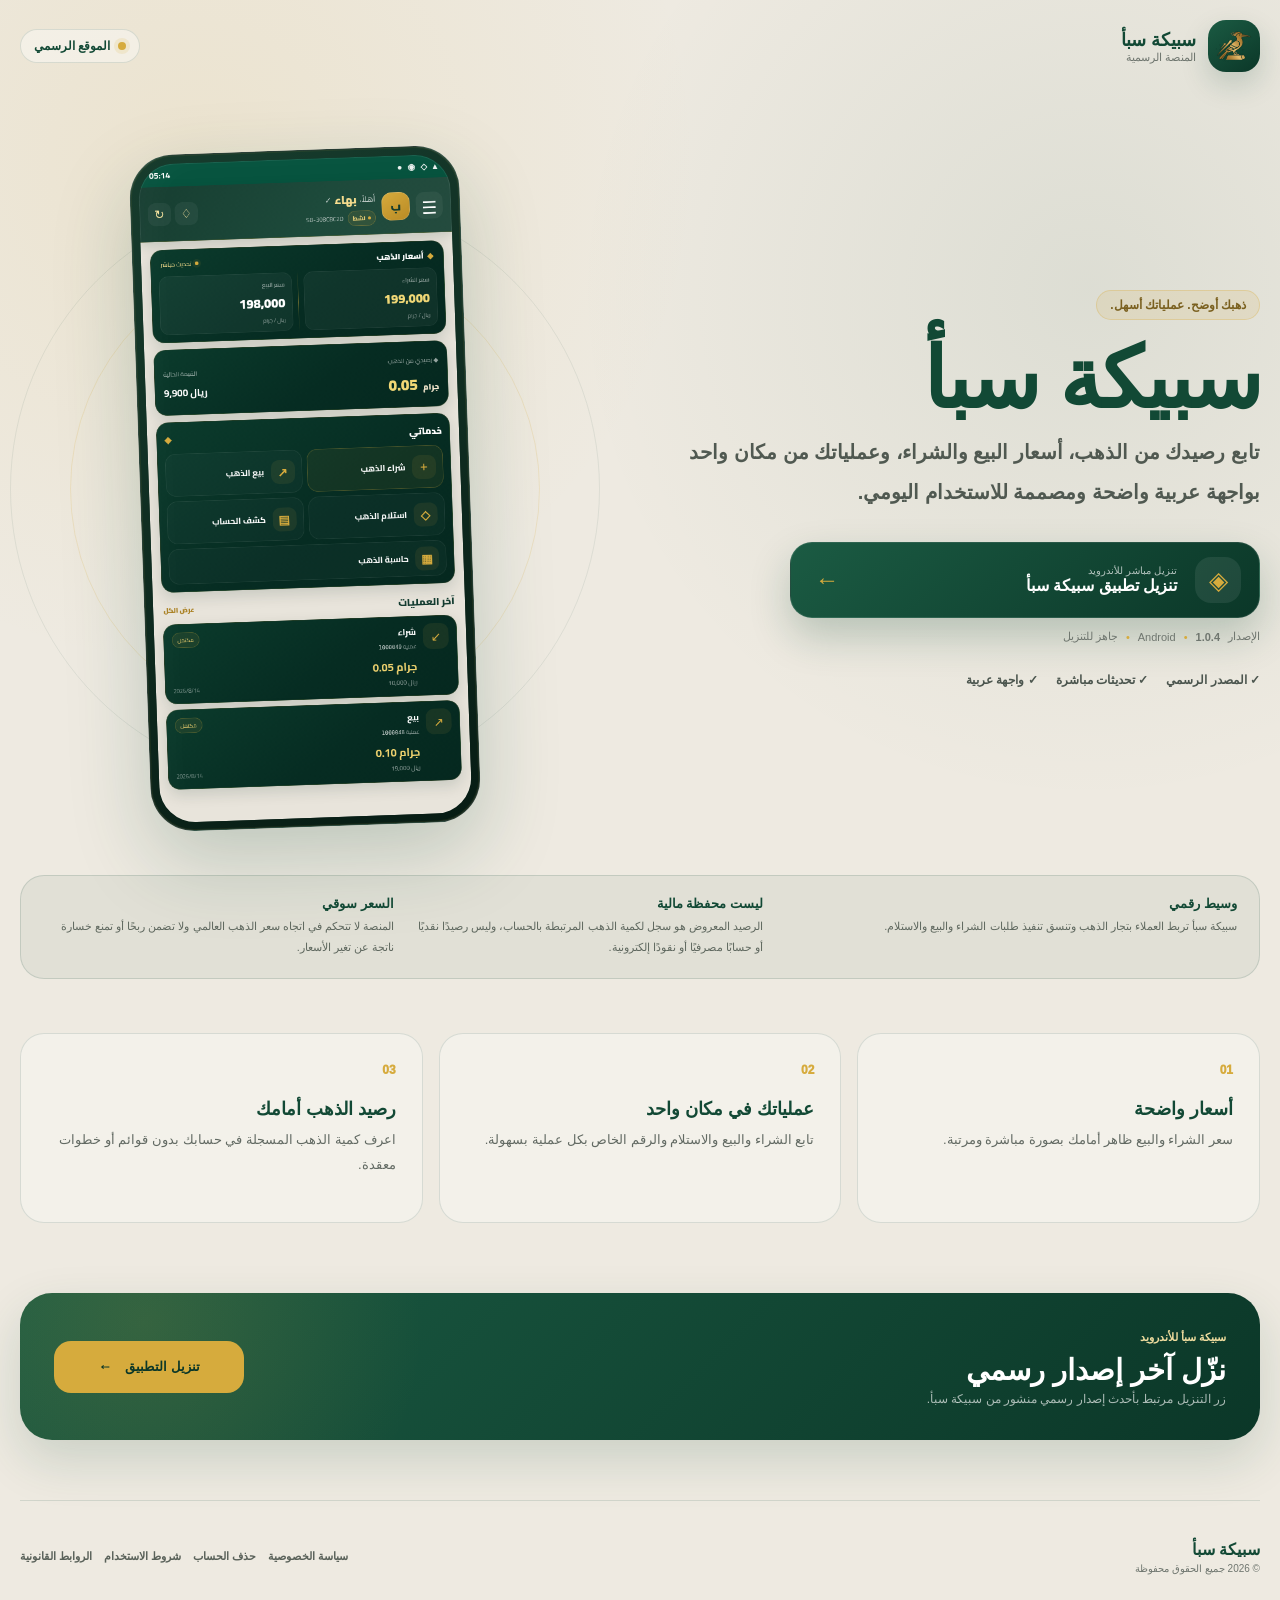
<file: index.html>
<!doctype html>
<html lang="ar" dir="rtl">
<head>
  <meta charset="utf-8">
  <meta name="viewport" content="width=device-width,initial-scale=1,viewport-fit=cover">
  <meta name="theme-color" content="#124935">
  <meta name="description" content="الموقع الرسمي لتنزيل تطبيق سبيكة سبأ للأندرويد والوصول إلى سياسة الخصوصية وشروط الاستخدام وحذف الحساب.">
  <title>سبيكة سبأ | الموقع الرسمي</title>
  <link rel="stylesheet" href="assets/css/styles.css">
  <link rel="stylesheet" href="assets/css/legal.css">
</head>
<body>
<div class="shell">
  <header>
    <a class="brand" href="./">
      <span class="logo">
        <img id="logo" src="assets/images/logo.png" alt="شعار سبيكة سبأ">
        <b id="logoFallback">س</b>
      </span>
      <span><strong>سبيكة سبأ</strong><small>المنصة الرسمية</small></span>
    </a>
    <div class="official"><i></i> الموقع الرسمي</div>
  </header>

  <main>
    <section class="hero">
      <div class="copy">
        <span class="eyebrow">ذهبك أوضح. عملياتك أسهل.</span>
        <h1>سبيكة سبأ</h1>
        <p>تابع رصيدك من الذهب، أسعار البيع والشراء، وعملياتك من مكان واحد بواجهة عربية واضحة ومصممة للاستخدام اليومي.</p>

        <a id="download" class="download disabled" href="#">
          <span class="android">◈</span>
          <span><small>تنزيل مباشر للأندرويد</small><strong>تنزيل تطبيق سبيكة سبأ</strong></span>
          <em>←</em>
        </a>

        <div class="meta">
          الإصدار <b id="version">—</b>
          <span>•</span> Android
          <span>•</span> <span id="status">رابط التنزيل قيد التجهيز</span>
        </div>

        <div class="trust">
          <span>✓ المصدر الرسمي</span>
          <span>✓ تحديثات مباشرة</span>
          <span>✓ واجهة عربية</span>
        </div>
      </div>

      <div class="visual">
        <div class="ring r1"></div>
        <div class="ring r2"></div>
        <div class="phone phone-real" aria-label="واجهة تطبيق سبيكة سبأ الحقيقية">
          <div class="real-screen">
            <img src="assets/images/app-home-real.png" alt="الشاشة الرئيسية لتطبيق سبيكة سبأ">
          </div>
        </div>
      </div>
    </section>

    <section class="role-note" aria-label="طبيعة خدمة سبيكة سبأ">
      <div><b>وسيط رقمي</b><span>سبيكة سبأ تربط العملاء بتجار الذهب وتنسق تنفيذ طلبات الشراء والبيع والاستلام.</span></div>
      <div><b>ليست محفظة مالية</b><span>الرصيد المعروض هو سجل لكمية الذهب المرتبطة بالحساب، وليس رصيدًا نقديًا أو حسابًا مصرفيًا أو نقودًا إلكترونية.</span></div>
      <div><b>السعر سوقي</b><span>المنصة لا تتحكم في اتجاه سعر الذهب العالمي ولا تضمن ربحًا أو تمنع خسارة ناتجة عن تغير الأسعار.</span></div>
    </section>

    <section class="features">
      <article><span>01</span><h2>أسعار واضحة</h2><p>سعر الشراء والبيع ظاهر أمامك بصورة مباشرة ومرتبة.</p></article>
      <article><span>02</span><h2>عملياتك في مكان واحد</h2><p>تابع الشراء والبيع والاستلام والرقم الخاص بكل عملية بسهولة.</p></article>
      <article><span>03</span><h2>رصيد الذهب أمامك</h2><p>اعرف كمية الذهب المسجلة في حسابك بدون قوائم أو خطوات معقدة.</p></article>
    </section>

    <section class="cta">
      <div>
        <small>سبيكة سبأ للأندرويد</small>
        <h2>نزّل آخر إصدار رسمي</h2>
        <p>زر التنزيل مرتبط بأحدث إصدار رسمي منشور من سبيكة سبأ.</p>
      </div>
      <a id="download2" class="secondary disabled" href="#">تنزيل التطبيق <span>←</span></a>
    </section>
  </main>

  <footer>
    <div>
      <strong>سبيكة سبأ</strong>
      <small>© <span id="year"></span> جميع الحقوق محفوظة</small>
    </div>
    <nav>
      <a href="privacy/">سياسة الخصوصية</a>
      <a href="delete-account/">حذف الحساب</a>
      <a href="terms/">شروط الاستخدام</a>
      <a href="legal/">الروابط القانونية</a>
    </nav>
  </footer>
</div>

<script src="assets/js/config.js"></script>
<script src="assets/js/app.js"></script>
</body>
</html>
</file>
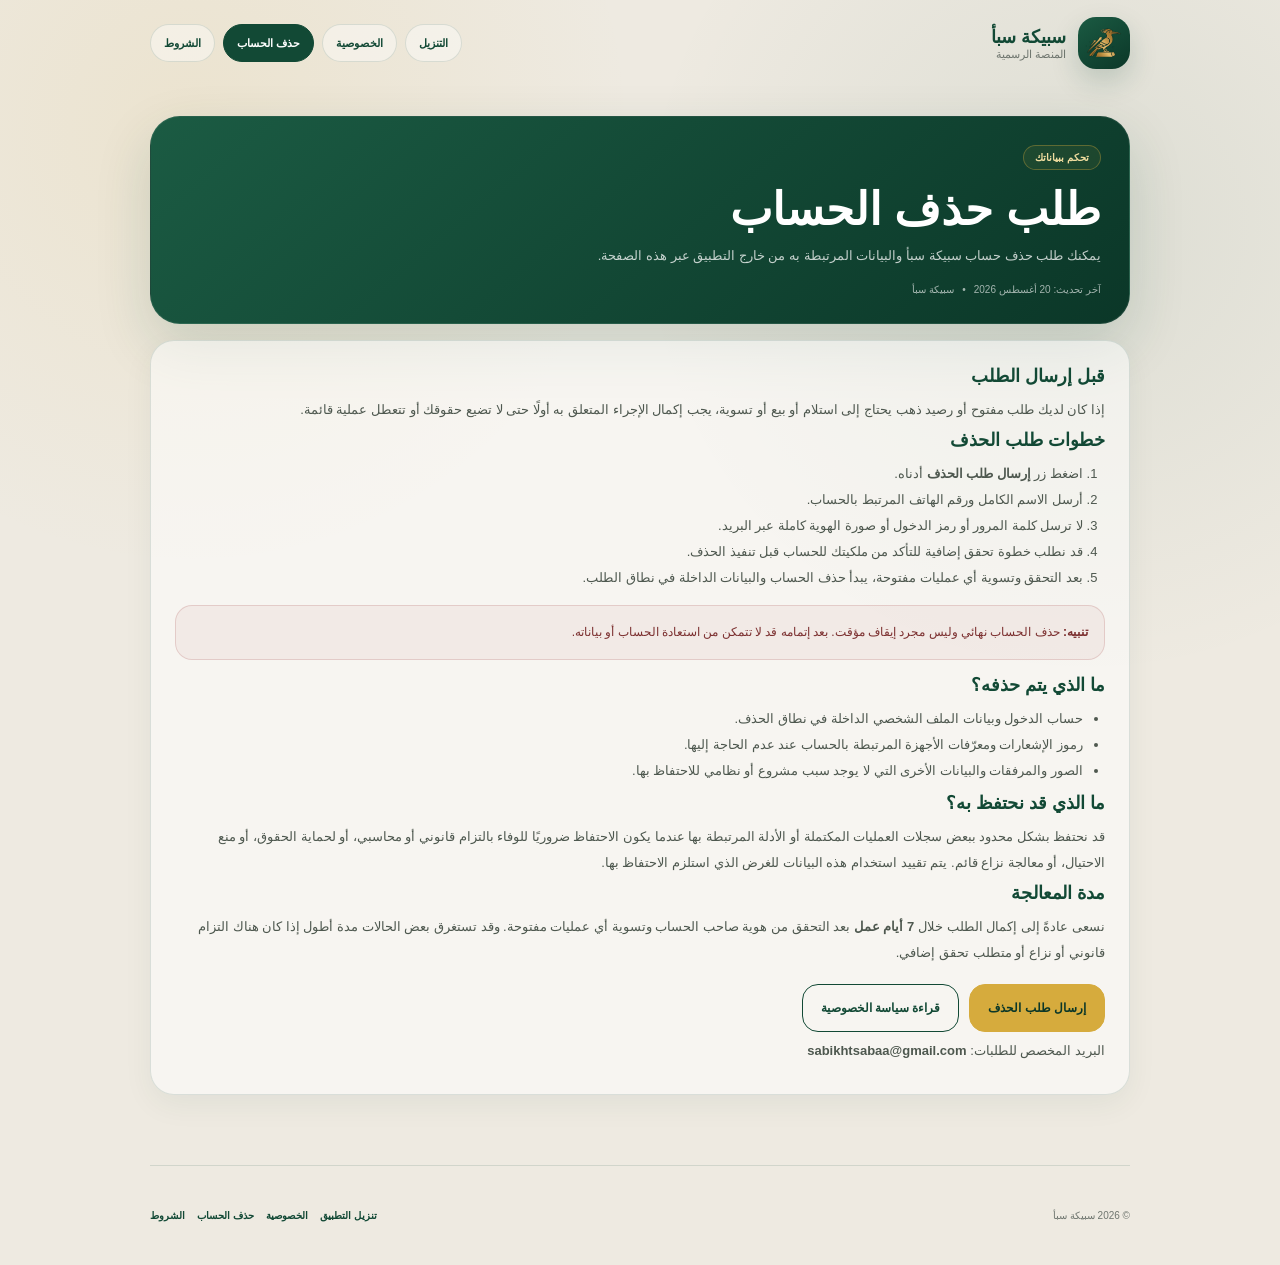
<file: delete-account/index.html>
<!doctype html>
<html lang="ar" dir="rtl">
<head>
  <meta charset="utf-8">
  <meta name="viewport" content="width=device-width,initial-scale=1,viewport-fit=cover">
  <meta name="theme-color" content="#124935">
  <meta name="description" content="صفحة طلب حذف حساب سبيكة سبأ والبيانات المرتبطة به.">
  <title>حذف الحساب | سبيكة سبأ</title>
  <link rel="stylesheet" href="../assets/css/styles.css">
  <link rel="stylesheet" href="../assets/css/legal.css">
</head>
<body>
<div class="legal-shell">
  <div class="legal-header">
    <a class="brand" href="../">
      <span class="logo"><img id="logo" src="../assets/images/logo.png" alt="شعار سبيكة سبأ"><b id="logoFallback">س</b></span>
      <span><strong>سبيكة سبأ</strong><small>المنصة الرسمية</small></span>
    </a>
    <nav class="legal-nav"><a href="../" class="">التنزيل</a><a href="../privacy/" class="">الخصوصية</a><a href="../delete-account/" class="active">حذف الحساب</a><a href="../terms/" class="">الشروط</a></nav>
  </div>

<main class="legal-main">
  <section class="legal-hero">
    <span class="legal-kicker">تحكم ببياناتك</span>
    <h1>طلب حذف الحساب</h1>
    <p>يمكنك طلب حذف حساب سبيكة سبأ والبيانات المرتبطة به من خارج التطبيق عبر هذه الصفحة.</p>
    <div class="legal-meta"><span>آخر تحديث: 20 أغسطس 2026</span><span>•</span><span>سبيكة سبأ</span></div>
  </section>

  <section class="legal-card">
    <h2>قبل إرسال الطلب</h2>
    <p>إذا كان لديك طلب مفتوح أو رصيد ذهب يحتاج إلى استلام أو بيع أو تسوية، يجب إكمال الإجراء المتعلق به أولًا حتى لا تضيع حقوقك أو تتعطل عملية قائمة.</p>

    <h2>خطوات طلب الحذف</h2>
    <ol>
      <li>اضغط زر <b>إرسال طلب الحذف</b> أدناه.</li>
      <li>أرسل الاسم الكامل ورقم الهاتف المرتبط بالحساب.</li>
      <li>لا ترسل كلمة المرور أو رمز الدخول أو صورة الهوية كاملة عبر البريد.</li>
      <li>قد نطلب خطوة تحقق إضافية للتأكد من ملكيتك للحساب قبل تنفيذ الحذف.</li>
      <li>بعد التحقق وتسوية أي عمليات مفتوحة، يبدأ حذف الحساب والبيانات الداخلة في نطاق الطلب.</li>
    </ol>

    <div class="legal-note danger"><b>تنبيه:</b> حذف الحساب نهائي وليس مجرد إيقاف مؤقت. بعد إتمامه قد لا تتمكن من استعادة الحساب أو بياناته.</div>

    <h2>ما الذي يتم حذفه؟</h2>
    <ul>
      <li>حساب الدخول وبيانات الملف الشخصي الداخلة في نطاق الحذف.</li>
      <li>رموز الإشعارات ومعرّفات الأجهزة المرتبطة بالحساب عند عدم الحاجة إليها.</li>
      <li>الصور والمرفقات والبيانات الأخرى التي لا يوجد سبب مشروع أو نظامي للاحتفاظ بها.</li>
    </ul>

    <h2>ما الذي قد نحتفظ به؟</h2>
    <p>قد نحتفظ بشكل محدود ببعض سجلات العمليات المكتملة أو الأدلة المرتبطة بها عندما يكون الاحتفاظ ضروريًا للوفاء بالتزام قانوني أو محاسبي، أو لحماية الحقوق، أو منع الاحتيال، أو معالجة نزاع قائم. يتم تقييد استخدام هذه البيانات للغرض الذي استلزم الاحتفاظ بها.</p>

    <h2>مدة المعالجة</h2>
    <p>نسعى عادةً إلى إكمال الطلب خلال <b>7 أيام عمل</b> بعد التحقق من هوية صاحب الحساب وتسوية أي عمليات مفتوحة. وقد تستغرق بعض الحالات مدة أطول إذا كان هناك التزام قانوني أو نزاع أو متطلب تحقق إضافي.</p>

    <div class="legal-actions">
      <a class="legal-button gold"
         href="mailto:sabikhtsabaa@gmail.com?subject=%D8%B7%D9%84%D8%A8%20%D8%AD%D8%B0%D9%81%20%D8%AD%D8%B3%D8%A7%D8%A8%20%D8%B3%D8%A8%D9%8A%D9%83%D8%A9%20%D8%B3%D8%A8%D8%A3&body=%D8%A7%D9%84%D8%A7%D8%B3%D9%85%20%D8%A7%D9%84%D9%83%D8%A7%D9%85%D9%84%3A%0A%D8%B1%D9%82%D9%85%20%D8%A7%D9%84%D9%87%D8%A7%D8%AA%D9%81%20%D8%A7%D9%84%D9%85%D8%B1%D8%AA%D8%A8%D8%B7%20%D8%A8%D8%A7%D9%84%D8%AD%D8%B3%D8%A7%D8%A8%3A%0A%D8%A3%D8%B1%D8%BA%D8%A8%20%D9%81%D9%8A%20%D8%AD%D8%B0%D9%81%20%D8%AD%D8%B3%D8%A7%D8%A8%D9%8A%20%D9%88%D8%A7%D9%84%D8%A8%D9%8A%D8%A7%D9%86%D8%A7%D8%AA%20%D8%A7%D9%84%D9%85%D8%B1%D8%AA%D8%A8%D8%B7%D8%A9%20%D8%A8%D9%87.">
        إرسال طلب الحذف
      </a>
      <a class="legal-button ghost" href="../privacy/">قراءة سياسة الخصوصية</a>
    </div>

    <p>البريد المخصص للطلبات: <span class="legal-contact">sabikhtsabaa@gmail.com</span></p>
  </section>
</main>

  <div class="legal-footer">
    <span>© <span id="year"></span> سبيكة سبأ</span>
    <nav>
      <a href="../">تنزيل التطبيق</a>
      <a href="../privacy/">الخصوصية</a>
      <a href="../delete-account/">حذف الحساب</a>
      <a href="../terms/">الشروط</a>
    </nav>
  </div>
</div>
<script src="../assets/js/app.js"></script>
</body>
</html>
</file>
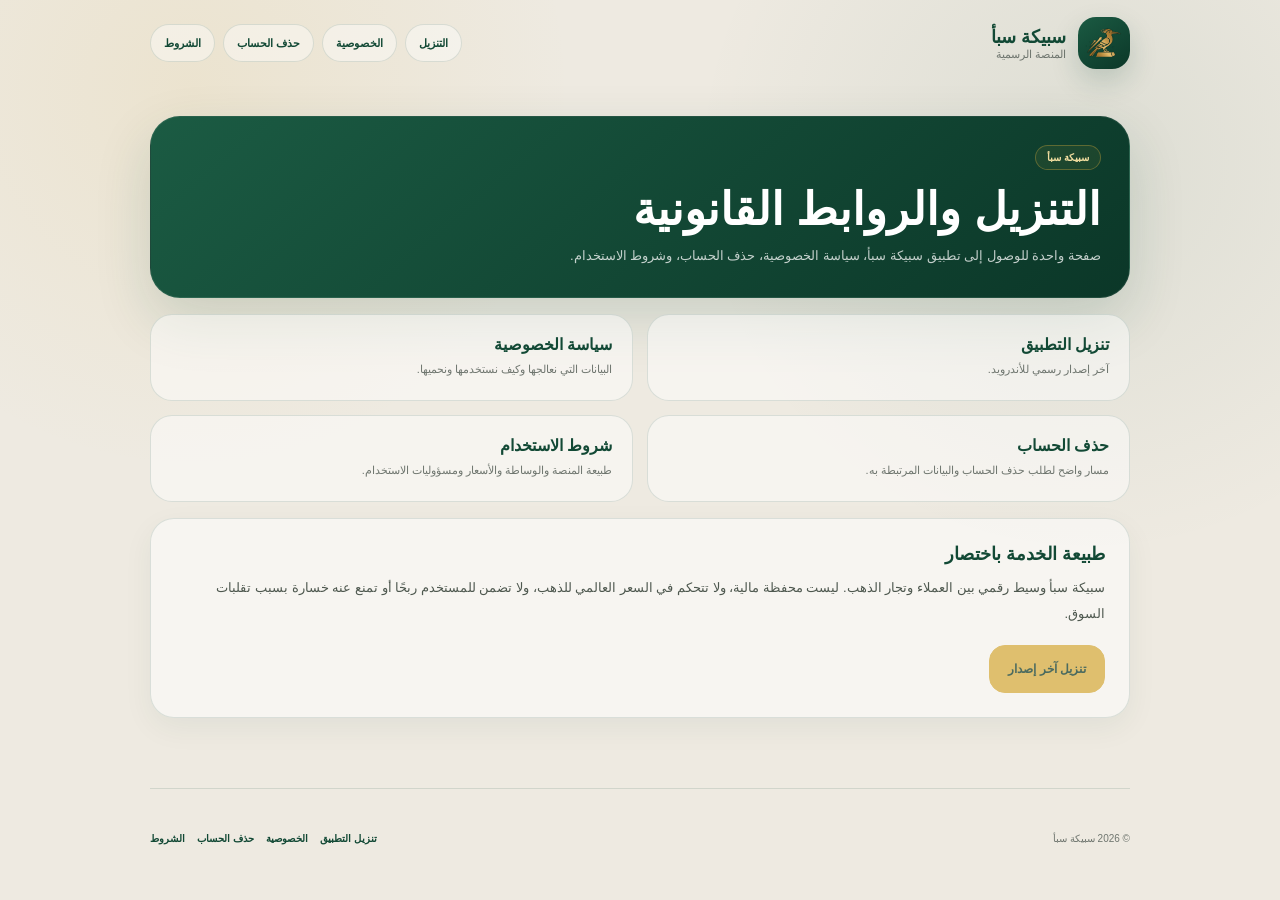
<file: legal/index.html>
<!doctype html>
<html lang="ar" dir="rtl">
<head>
  <meta charset="utf-8">
  <meta name="viewport" content="width=device-width,initial-scale=1,viewport-fit=cover">
  <meta name="theme-color" content="#124935">
  <meta name="description" content="روابط سبيكة سبأ الرسمية للتنزيل والخصوصية وحذف الحساب وشروط الاستخدام.">
  <title>الروابط القانونية | سبيكة سبأ</title>
  <link rel="stylesheet" href="../assets/css/styles.css">
  <link rel="stylesheet" href="../assets/css/legal.css">
</head>
<body>
<div class="legal-shell">
  <div class="legal-header">
    <a class="brand" href="../">
      <span class="logo"><img id="logo" src="../assets/images/logo.png" alt="شعار سبيكة سبأ"><b id="logoFallback">س</b></span>
      <span><strong>سبيكة سبأ</strong><small>المنصة الرسمية</small></span>
    </a>
    <nav class="legal-nav"><a href="../" class="">التنزيل</a><a href="../privacy/" class="">الخصوصية</a><a href="../delete-account/" class="">حذف الحساب</a><a href="../terms/" class="">الشروط</a></nav>
  </div>

<main class="legal-main">
  <section class="legal-hero">
    <span class="legal-kicker">سبيكة سبأ</span>
    <h1>التنزيل والروابط القانونية</h1>
    <p>صفحة واحدة للوصول إلى تطبيق سبيكة سبأ، سياسة الخصوصية، حذف الحساب، وشروط الاستخدام.</p>
  </section>

  <section class="legal-grid">
    <a class="legal-link-card" href="../"><b>تنزيل التطبيق</b><span>آخر إصدار رسمي للأندرويد.</span></a>
    <a class="legal-link-card" href="../privacy/"><b>سياسة الخصوصية</b><span>البيانات التي نعالجها وكيف نستخدمها ونحميها.</span></a>
    <a class="legal-link-card" href="../delete-account/"><b>حذف الحساب</b><span>مسار واضح لطلب حذف الحساب والبيانات المرتبطة به.</span></a>
    <a class="legal-link-card" href="../terms/"><b>شروط الاستخدام</b><span>طبيعة المنصة والوساطة والأسعار ومسؤوليات الاستخدام.</span></a>
  </section>

  <section class="legal-card">
    <h2>طبيعة الخدمة باختصار</h2>
    <p>سبيكة سبأ وسيط رقمي بين العملاء وتجار الذهب. ليست محفظة مالية، ولا تتحكم في السعر العالمي للذهب، ولا تضمن للمستخدم ربحًا أو تمنع عنه خسارة بسبب تقلبات السوق.</p>
    <div class="legal-actions">
      <a id="download2" class="legal-button gold disabled" href="#">تنزيل آخر إصدار</a>
    </div>
  </section>
</main>

  <div class="legal-footer">
    <span>© <span id="year"></span> سبيكة سبأ</span>
    <nav>
      <a href="../">تنزيل التطبيق</a>
      <a href="../privacy/">الخصوصية</a>
      <a href="../delete-account/">حذف الحساب</a>
      <a href="../terms/">الشروط</a>
    </nav>
  </div>
</div>
<script src="../assets/js/app.js"></script>
</body>
</html>
</file>
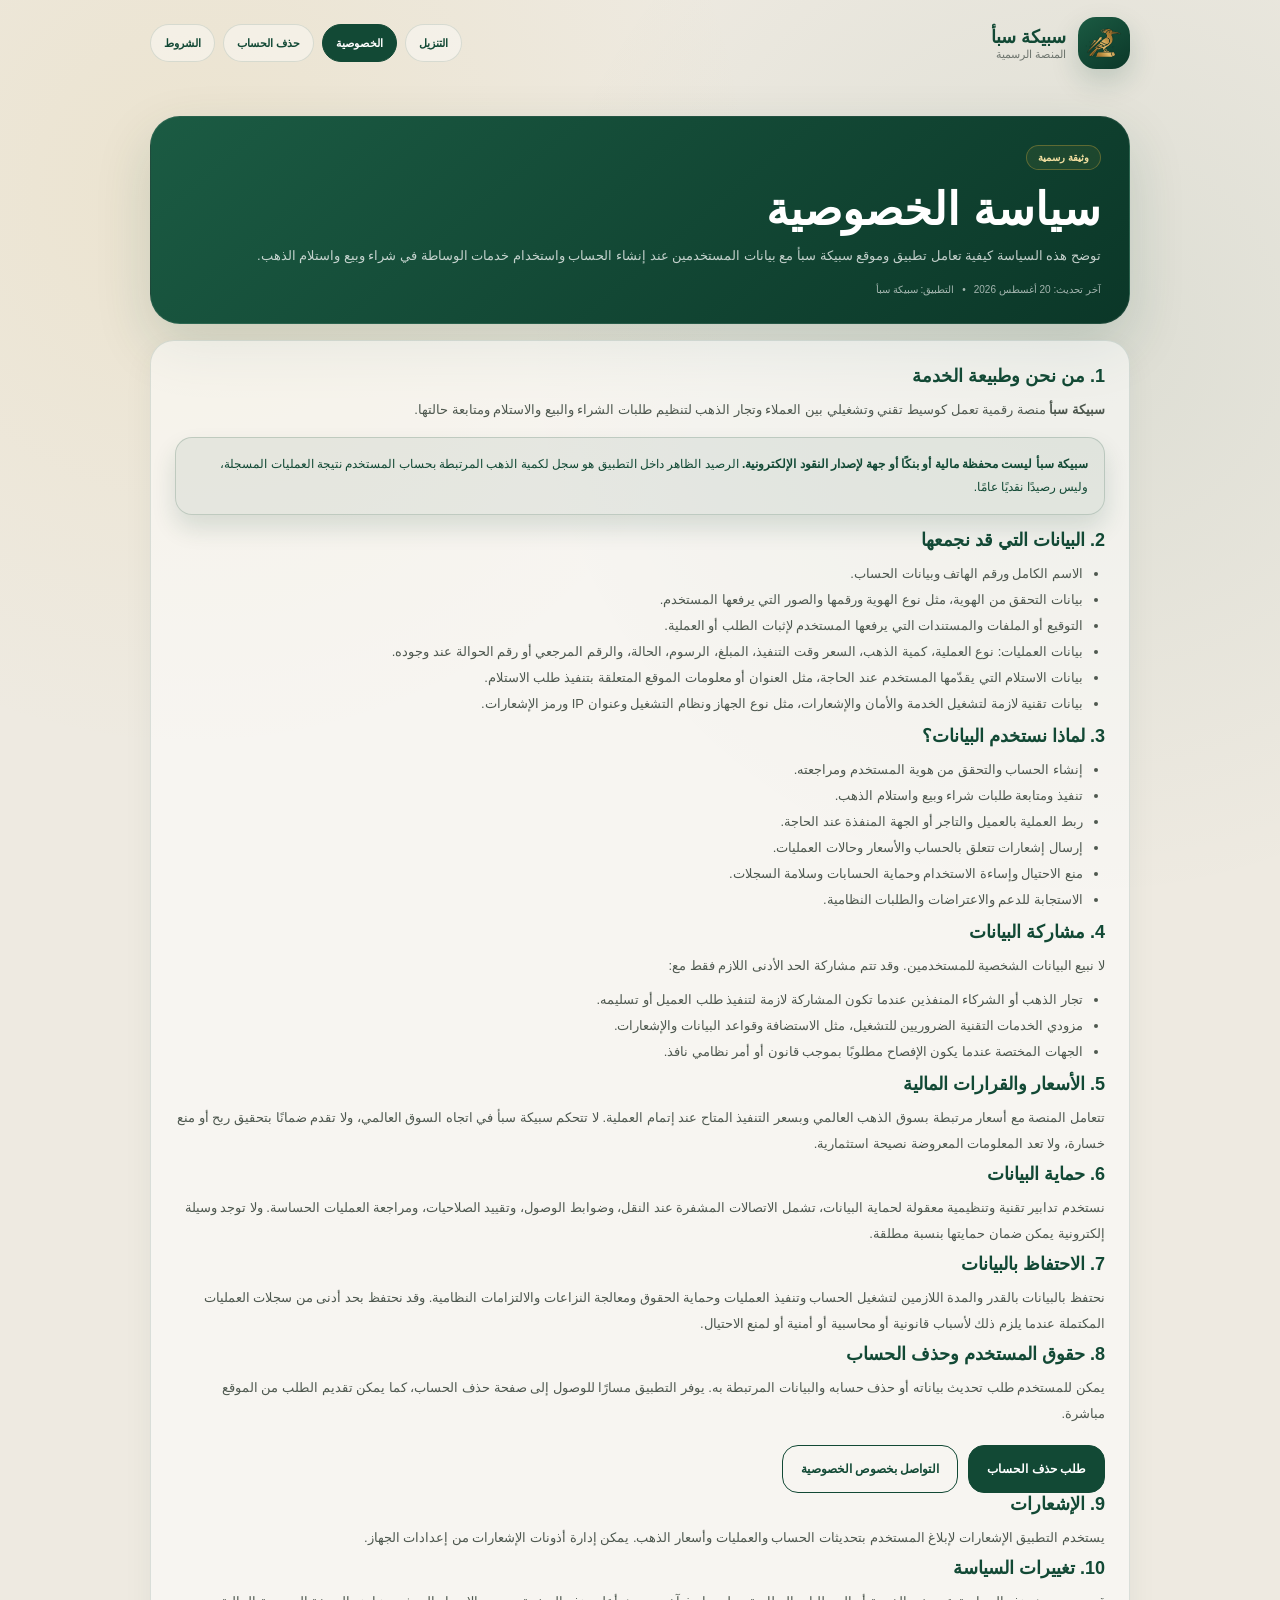
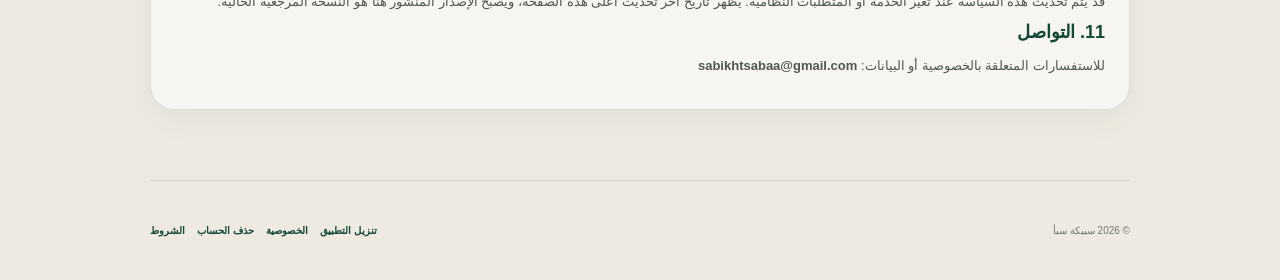
<file: privacy/index.html>
<!doctype html>
<html lang="ar" dir="rtl">
<head>
  <meta charset="utf-8">
  <meta name="viewport" content="width=device-width,initial-scale=1,viewport-fit=cover">
  <meta name="theme-color" content="#124935">
  <meta name="description" content="سياسة الخصوصية الرسمية لتطبيق سبيكة سبأ.">
  <title>سياسة الخصوصية | سبيكة سبأ</title>
  <link rel="stylesheet" href="../assets/css/styles.css">
  <link rel="stylesheet" href="../assets/css/legal.css">
</head>
<body>
<div class="legal-shell">
  <div class="legal-header">
    <a class="brand" href="../">
      <span class="logo"><img id="logo" src="../assets/images/logo.png" alt="شعار سبيكة سبأ"><b id="logoFallback">س</b></span>
      <span><strong>سبيكة سبأ</strong><small>المنصة الرسمية</small></span>
    </a>
    <nav class="legal-nav"><a href="../" class="">التنزيل</a><a href="../privacy/" class="active">الخصوصية</a><a href="../delete-account/" class="">حذف الحساب</a><a href="../terms/" class="">الشروط</a></nav>
  </div>

<main class="legal-main">
  <section class="legal-hero">
    <span class="legal-kicker">وثيقة رسمية</span>
    <h1>سياسة الخصوصية</h1>
    <p>توضح هذه السياسة كيفية تعامل تطبيق وموقع سبيكة سبأ مع بيانات المستخدمين عند إنشاء الحساب واستخدام خدمات الوساطة في شراء وبيع واستلام الذهب.</p>
    <div class="legal-meta"><span>آخر تحديث: 20 أغسطس 2026</span><span>•</span><span>التطبيق: سبيكة سبأ</span></div>
  </section>

  <section class="legal-card">
    <h2>1. من نحن وطبيعة الخدمة</h2>
    <p><b>سبيكة سبأ</b> منصة رقمية تعمل كوسيط تقني وتشغيلي بين العملاء وتجار الذهب لتنظيم طلبات الشراء والبيع والاستلام ومتابعة حالتها.</p>
    <div class="legal-note green"><b>سبيكة سبأ ليست محفظة مالية أو بنكًا أو جهة لإصدار النقود الإلكترونية.</b> الرصيد الظاهر داخل التطبيق هو سجل لكمية الذهب المرتبطة بحساب المستخدم نتيجة العمليات المسجلة، وليس رصيدًا نقديًا عامًا.</div>

    <h2>2. البيانات التي قد نجمعها</h2>
    <ul>
      <li>الاسم الكامل ورقم الهاتف وبيانات الحساب.</li>
      <li>بيانات التحقق من الهوية، مثل نوع الهوية ورقمها والصور التي يرفعها المستخدم.</li>
      <li>التوقيع أو الملفات والمستندات التي يرفعها المستخدم لإثبات الطلب أو العملية.</li>
      <li>بيانات العمليات: نوع العملية، كمية الذهب، السعر وقت التنفيذ، المبلغ، الرسوم، الحالة، والرقم المرجعي أو رقم الحوالة عند وجوده.</li>
      <li>بيانات الاستلام التي يقدّمها المستخدم عند الحاجة، مثل العنوان أو معلومات الموقع المتعلقة بتنفيذ طلب الاستلام.</li>
      <li>بيانات تقنية لازمة لتشغيل الخدمة والأمان والإشعارات، مثل نوع الجهاز ونظام التشغيل وعنوان IP ورمز الإشعارات.</li>
    </ul>

    <h2>3. لماذا نستخدم البيانات؟</h2>
    <ul>
      <li>إنشاء الحساب والتحقق من هوية المستخدم ومراجعته.</li>
      <li>تنفيذ ومتابعة طلبات شراء وبيع واستلام الذهب.</li>
      <li>ربط العملية بالعميل والتاجر أو الجهة المنفذة عند الحاجة.</li>
      <li>إرسال إشعارات تتعلق بالحساب والأسعار وحالات العمليات.</li>
      <li>منع الاحتيال وإساءة الاستخدام وحماية الحسابات وسلامة السجلات.</li>
      <li>الاستجابة للدعم والاعتراضات والطلبات النظامية.</li>
    </ul>

    <h2>4. مشاركة البيانات</h2>
    <p>لا نبيع البيانات الشخصية للمستخدمين. وقد تتم مشاركة الحد الأدنى اللازم فقط مع:</p>
    <ul>
      <li>تجار الذهب أو الشركاء المنفذين عندما تكون المشاركة لازمة لتنفيذ طلب العميل أو تسليمه.</li>
      <li>مزودي الخدمات التقنية الضروريين للتشغيل، مثل الاستضافة وقواعد البيانات والإشعارات.</li>
      <li>الجهات المختصة عندما يكون الإفصاح مطلوبًا بموجب قانون أو أمر نظامي نافذ.</li>
    </ul>

    <h2>5. الأسعار والقرارات المالية</h2>
    <p>تتعامل المنصة مع أسعار مرتبطة بسوق الذهب العالمي وبسعر التنفيذ المتاح عند إتمام العملية. لا تتحكم سبيكة سبأ في اتجاه السوق العالمي، ولا تقدم ضمانًا بتحقيق ربح أو منع خسارة، ولا تعد المعلومات المعروضة نصيحة استثمارية.</p>

    <h2>6. حماية البيانات</h2>
    <p>نستخدم تدابير تقنية وتنظيمية معقولة لحماية البيانات، تشمل الاتصالات المشفرة عند النقل، وضوابط الوصول، وتقييد الصلاحيات، ومراجعة العمليات الحساسة. ولا توجد وسيلة إلكترونية يمكن ضمان حمايتها بنسبة مطلقة.</p>

    <h2>7. الاحتفاظ بالبيانات</h2>
    <p>نحتفظ بالبيانات بالقدر والمدة اللازمين لتشغيل الحساب وتنفيذ العمليات وحماية الحقوق ومعالجة النزاعات والالتزامات النظامية. وقد نحتفظ بحد أدنى من سجلات العمليات المكتملة عندما يلزم ذلك لأسباب قانونية أو محاسبية أو أمنية أو لمنع الاحتيال.</p>

    <h2>8. حقوق المستخدم وحذف الحساب</h2>
    <p>يمكن للمستخدم طلب تحديث بياناته أو حذف حسابه والبيانات المرتبطة به. يوفر التطبيق مسارًا للوصول إلى صفحة حذف الحساب، كما يمكن تقديم الطلب من الموقع مباشرة.</p>
    <div class="legal-actions">
      <a class="legal-button primary" href="../delete-account/">طلب حذف الحساب</a>
      <a class="legal-button ghost" href="mailto:sabikhtsabaa@gmail.com">التواصل بخصوص الخصوصية</a>
    </div>

    <h2>9. الإشعارات</h2>
    <p>يستخدم التطبيق الإشعارات لإبلاغ المستخدم بتحديثات الحساب والعمليات وأسعار الذهب. يمكن إدارة أذونات الإشعارات من إعدادات الجهاز.</p>

    <h2>10. تغييرات السياسة</h2>
    <p>قد يتم تحديث هذه السياسة عند تغير الخدمة أو المتطلبات النظامية. يظهر تاريخ آخر تحديث أعلى هذه الصفحة، ويصبح الإصدار المنشور هنا هو النسخة المرجعية الحالية.</p>

    <h2>11. التواصل</h2>
    <p>للاستفسارات المتعلقة بالخصوصية أو البيانات: <span class="legal-contact">sabikhtsabaa@gmail.com</span></p>
  </section>
</main>

  <div class="legal-footer">
    <span>© <span id="year"></span> سبيكة سبأ</span>
    <nav>
      <a href="../">تنزيل التطبيق</a>
      <a href="../privacy/">الخصوصية</a>
      <a href="../delete-account/">حذف الحساب</a>
      <a href="../terms/">الشروط</a>
    </nav>
  </div>
</div>
<script src="../assets/js/app.js"></script>
</body>
</html>
</file>
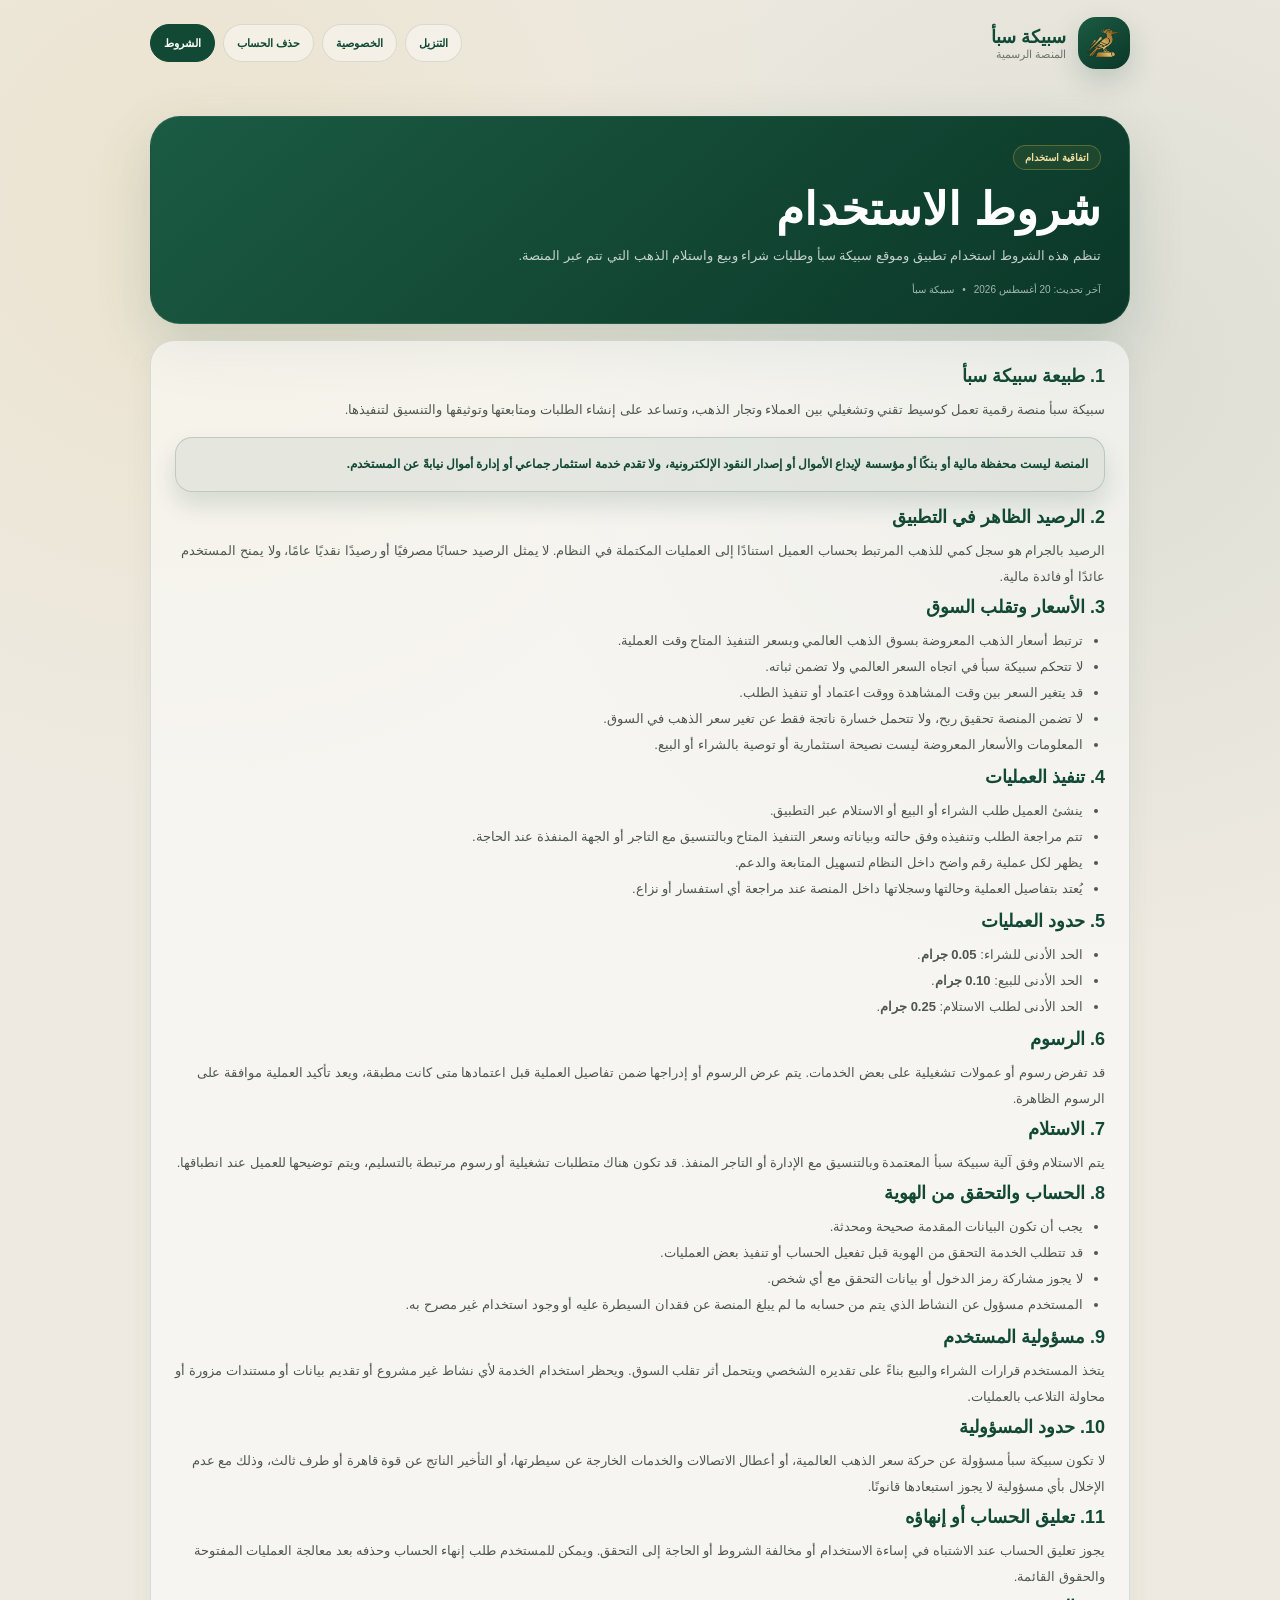
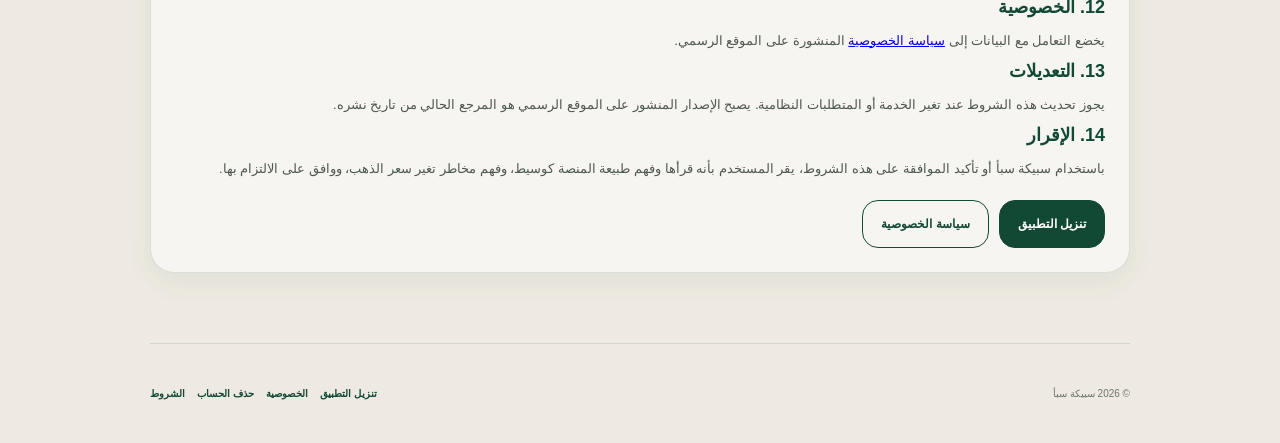
<file: terms/index.html>
<!doctype html>
<html lang="ar" dir="rtl">
<head>
  <meta charset="utf-8">
  <meta name="viewport" content="width=device-width,initial-scale=1,viewport-fit=cover">
  <meta name="theme-color" content="#124935">
  <meta name="description" content="شروط الاستخدام الرسمية لخدمات سبيكة سبأ.">
  <title>شروط الاستخدام | سبيكة سبأ</title>
  <link rel="stylesheet" href="../assets/css/styles.css">
  <link rel="stylesheet" href="../assets/css/legal.css">
</head>
<body>
<div class="legal-shell">
  <div class="legal-header">
    <a class="brand" href="../">
      <span class="logo"><img id="logo" src="../assets/images/logo.png" alt="شعار سبيكة سبأ"><b id="logoFallback">س</b></span>
      <span><strong>سبيكة سبأ</strong><small>المنصة الرسمية</small></span>
    </a>
    <nav class="legal-nav"><a href="../" class="">التنزيل</a><a href="../privacy/" class="">الخصوصية</a><a href="../delete-account/" class="">حذف الحساب</a><a href="../terms/" class="active">الشروط</a></nav>
  </div>

<main class="legal-main">
  <section class="legal-hero">
    <span class="legal-kicker">اتفاقية استخدام</span>
    <h1>شروط الاستخدام</h1>
    <p>تنظم هذه الشروط استخدام تطبيق وموقع سبيكة سبأ وطلبات شراء وبيع واستلام الذهب التي تتم عبر المنصة.</p>
    <div class="legal-meta"><span>آخر تحديث: 20 أغسطس 2026</span><span>•</span><span>سبيكة سبأ</span></div>
  </section>

  <section class="legal-card">
    <h2>1. طبيعة سبيكة سبأ</h2>
    <p>سبيكة سبأ منصة رقمية تعمل كوسيط تقني وتشغيلي بين العملاء وتجار الذهب، وتساعد على إنشاء الطلبات ومتابعتها وتوثيقها والتنسيق لتنفيذها.</p>
    <div class="legal-note green"><b>المنصة ليست محفظة مالية أو بنكًا أو مؤسسة لإيداع الأموال أو إصدار النقود الإلكترونية، ولا تقدم خدمة استثمار جماعي أو إدارة أموال نيابةً عن المستخدم.</b></div>

    <h2>2. الرصيد الظاهر في التطبيق</h2>
    <p>الرصيد بالجرام هو سجل كمي للذهب المرتبط بحساب العميل استنادًا إلى العمليات المكتملة في النظام. لا يمثل الرصيد حسابًا مصرفيًا أو رصيدًا نقديًا عامًا، ولا يمنح المستخدم عائدًا أو فائدة مالية.</p>

    <h2>3. الأسعار وتقلب السوق</h2>
    <ul>
      <li>ترتبط أسعار الذهب المعروضة بسوق الذهب العالمي وبسعر التنفيذ المتاح وقت العملية.</li>
      <li>لا تتحكم سبيكة سبأ في اتجاه السعر العالمي ولا تضمن ثباته.</li>
      <li>قد يتغير السعر بين وقت المشاهدة ووقت اعتماد أو تنفيذ الطلب.</li>
      <li>لا تضمن المنصة تحقيق ربح، ولا تتحمل خسارة ناتجة فقط عن تغير سعر الذهب في السوق.</li>
      <li>المعلومات والأسعار المعروضة ليست نصيحة استثمارية أو توصية بالشراء أو البيع.</li>
    </ul>

    <h2>4. تنفيذ العمليات</h2>
    <ul>
      <li>ينشئ العميل طلب الشراء أو البيع أو الاستلام عبر التطبيق.</li>
      <li>تتم مراجعة الطلب وتنفيذه وفق حالته وبياناته وسعر التنفيذ المتاح وبالتنسيق مع التاجر أو الجهة المنفذة عند الحاجة.</li>
      <li>يظهر لكل عملية رقم واضح داخل النظام لتسهيل المتابعة والدعم.</li>
      <li>يُعتد بتفاصيل العملية وحالتها وسجلاتها داخل المنصة عند مراجعة أي استفسار أو نزاع.</li>
    </ul>

    <h2>5. حدود العمليات</h2>
    <ul>
      <li>الحد الأدنى للشراء: <b>0.05 جرام</b>.</li>
      <li>الحد الأدنى للبيع: <b>0.10 جرام</b>.</li>
      <li>الحد الأدنى لطلب الاستلام: <b>0.25 جرام</b>.</li>
    </ul>

    <h2>6. الرسوم</h2>
    <p>قد تفرض رسوم أو عمولات تشغيلية على بعض الخدمات. يتم عرض الرسوم أو إدراجها ضمن تفاصيل العملية قبل اعتمادها متى كانت مطبقة، ويعد تأكيد العملية موافقة على الرسوم الظاهرة.</p>

    <h2>7. الاستلام</h2>
    <p>يتم الاستلام وفق آلية سبيكة سبأ المعتمدة وبالتنسيق مع الإدارة أو التاجر المنفذ. قد تكون هناك متطلبات تشغيلية أو رسوم مرتبطة بالتسليم، ويتم توضيحها للعميل عند انطباقها.</p>

    <h2>8. الحساب والتحقق من الهوية</h2>
    <ul>
      <li>يجب أن تكون البيانات المقدمة صحيحة ومحدثة.</li>
      <li>قد تتطلب الخدمة التحقق من الهوية قبل تفعيل الحساب أو تنفيذ بعض العمليات.</li>
      <li>لا يجوز مشاركة رمز الدخول أو بيانات التحقق مع أي شخص.</li>
      <li>المستخدم مسؤول عن النشاط الذي يتم من حسابه ما لم يبلغ المنصة عن فقدان السيطرة عليه أو وجود استخدام غير مصرح به.</li>
    </ul>

    <h2>9. مسؤولية المستخدم</h2>
    <p>يتخذ المستخدم قرارات الشراء والبيع بناءً على تقديره الشخصي ويتحمل أثر تقلب السوق. ويحظر استخدام الخدمة لأي نشاط غير مشروع أو تقديم بيانات أو مستندات مزورة أو محاولة التلاعب بالعمليات.</p>

    <h2>10. حدود المسؤولية</h2>
    <p>لا تكون سبيكة سبأ مسؤولة عن حركة سعر الذهب العالمية، أو أعطال الاتصالات والخدمات الخارجة عن سيطرتها، أو التأخير الناتج عن قوة قاهرة أو طرف ثالث، وذلك مع عدم الإخلال بأي مسؤولية لا يجوز استبعادها قانونًا.</p>

    <h2>11. تعليق الحساب أو إنهاؤه</h2>
    <p>يجوز تعليق الحساب عند الاشتباه في إساءة الاستخدام أو مخالفة الشروط أو الحاجة إلى التحقق. ويمكن للمستخدم طلب إنهاء الحساب وحذفه بعد معالجة العمليات المفتوحة والحقوق القائمة.</p>

    <h2>12. الخصوصية</h2>
    <p>يخضع التعامل مع البيانات إلى <a href="../privacy/">سياسة الخصوصية</a> المنشورة على الموقع الرسمي.</p>

    <h2>13. التعديلات</h2>
    <p>يجوز تحديث هذه الشروط عند تغير الخدمة أو المتطلبات النظامية. يصبح الإصدار المنشور على الموقع الرسمي هو المرجع الحالي من تاريخ نشره.</p>

    <h2>14. الإقرار</h2>
    <p>باستخدام سبيكة سبأ أو تأكيد الموافقة على هذه الشروط، يقر المستخدم بأنه قرأها وفهم طبيعة المنصة كوسيط، وفهم مخاطر تغير سعر الذهب، ووافق على الالتزام بها.</p>

    <div class="legal-actions">
      <a class="legal-button primary" href="../">تنزيل التطبيق</a>
      <a class="legal-button ghost" href="../privacy/">سياسة الخصوصية</a>
    </div>
  </section>
</main>

  <div class="legal-footer">
    <span>© <span id="year"></span> سبيكة سبأ</span>
    <nav>
      <a href="../">تنزيل التطبيق</a>
      <a href="../privacy/">الخصوصية</a>
      <a href="../delete-account/">حذف الحساب</a>
      <a href="../terms/">الشروط</a>
    </nav>
  </div>
</div>
<script src="../assets/js/app.js"></script>
</body>
</html>
</file>
<file: assets/css/styles.css>
@font-face{font-family:Cairo;src:local("Cairo");font-display:swap}:root{--g:#124935;--gd:#0b3728;--gs:#1b5b43;--gold:#d6ab3d;--gold2:#f0dd9f;--ink:#18211d;--muted:#6f766f;--paper:#eeeae1;--paper2:#e5dfd3;--line:rgba(18,73,53,.13)}*{box-sizing:border-box}body{margin:0;min-height:100vh;color:var(--ink);background:radial-gradient(circle at 15% 10%,rgba(214,171,61,.11),transparent 28%),radial-gradient(circle at 85% 18%,rgba(18,73,53,.08),transparent 30%),var(--paper);font-family:Cairo,Tahoma,Arial,sans-serif;-webkit-font-smoothing:antialiased}.shell{width:min(1240px,calc(100% - 28px));margin:auto}header{min-height:92px;display:flex;align-items:center;justify-content:space-between;gap:20px}.brand{text-decoration:none;display:flex;align-items:center;gap:12px;color:inherit}.logo{width:52px;height:52px;display:grid;place-items:center;border-radius:18px;background:linear-gradient(145deg,var(--gs),var(--gd));box-shadow:0 12px 28px rgba(18,73,53,.18);overflow:hidden;position:relative}.logo img{width:82%;height:82%;object-fit:contain}.logo b{display:none;position:absolute;inset:0;place-items:center;color:var(--gold);font-size:24px}.brand>span:last-child{display:flex;flex-direction:column}.brand strong{color:var(--g);font-size:18px}.brand small{color:var(--muted);font-size:11px}.official{display:flex;align-items:center;gap:8px;padding:9px 13px;border:1px solid var(--line);background:rgba(255,255,255,.4);border-radius:999px;color:var(--g);font-size:12px;font-weight:800}.official i{width:8px;height:8px;border-radius:50%;background:var(--gold);box-shadow:0 0 0 4px rgba(214,171,61,.15)}.hero{min-height:680px;display:grid;grid-template-columns:1.02fr .98fr;align-items:center;gap:76px;padding:58px 0 84px}.copy{max-width:620px}.eyebrow{display:inline-flex;padding:7px 13px;border-radius:999px;background:rgba(214,171,61,.13);border:1px solid rgba(214,171,61,.3);color:#7a601f;font-size:12px;font-weight:900}.hero h1{margin:18px 0 12px;color:var(--g);font-size:clamp(48px,7vw,84px);line-height:.98;font-weight:950;letter-spacing:-2px}.copy>p{max-width:580px;margin:0;color:#505951;font-size:clamp(16px,2vw,20px);line-height:2;font-weight:600}.download{margin-top:30px;min-height:76px;max-width:470px;display:grid;grid-template-columns:50px 1fr 30px;align-items:center;gap:14px;padding:12px 18px;border-radius:22px;background:linear-gradient(140deg,var(--gs),var(--gd));color:#fff;text-decoration:none;box-shadow:0 18px 40px rgba(18,73,53,.23);border:1px solid rgba(255,255,255,.1)}.download:not(.disabled):hover{transform:translateY(-2px)}.android{width:46px;height:46px;display:grid;place-items:center;border-radius:16px;color:var(--gold);background:rgba(255,255,255,.08);font-size:25px}.download>span:nth-child(2){display:flex;flex-direction:column}.download small{font-size:10px;color:rgba(255,255,255,.68)}.download strong{font-size:16px}.download em{font-style:normal;color:var(--gold);font-size:24px}.disabled{opacity:.72;cursor:default}.meta{margin-top:12px;display:flex;align-items:center;gap:8px;flex-wrap:wrap;color:var(--muted);font-size:11px}.meta>span:not(#status){color:var(--gold)}.trust{display:flex;gap:18px;flex-wrap:wrap;margin-top:30px;color:#4b554e;font-size:12px;font-weight:800}.visual{min-height:560px;display:grid;place-items:center;position:relative}.ring{position:absolute;border:1px solid rgba(214,171,61,.18);border-radius:50%}.r1{width:470px;height:470px}.r2{width:590px;height:590px;border-color:rgba(18,73,53,.08)}.phone{width:min(330px,78vw);border-radius:46px;padding:10px;background:#0d241b;border:1px solid rgba(255,255,255,.12);box-shadow:0 28px 80px rgba(18,73,53,.14);position:relative;transform:rotate(-2deg)}.notch{height:27px}.notch:after{content:"";display:block;width:80px;height:7px;margin:auto;border-radius:999px;background:rgba(255,255,255,.12)}.screen{min-height:535px;padding:20px 17px 18px;border-radius:36px;background:var(--paper2);overflow:hidden}.apphead{display:flex;justify-content:space-between;align-items:center;color:var(--g);margin-bottom:16px}.apphead>div{display:flex;flex-direction:column}.apphead small{font-size:9px;color:#70786f}.apphead strong{font-size:14px}.apphead>b{width:36px;height:36px;display:grid;place-items:center;border-radius:13px;color:var(--gold);background:var(--g)}.green{background:linear-gradient(140deg,var(--gs),var(--gd));color:white;border-radius:22px;padding:16px;box-shadow:0 13px 24px rgba(18,73,53,.14)}.price-title{display:flex;justify-content:space-between;margin-bottom:13px}.price-title strong{font-size:11px}.price-title small{color:var(--gold2);font-size:8px}.prices{display:grid;grid-template-columns:1fr 1px 1fr;gap:14px}.prices>div{display:flex;flex-direction:column}.prices small,.prices span{font-size:8px;color:rgba(255,255,255,.65)}.prices strong{color:var(--gold2);font-size:18px}.prices i{background:rgba(214,171,61,.26)}.balance{margin-top:11px}.balance small{color:rgba(255,255,255,.66);font-size:9px}.balance>strong{display:block;margin-top:4px;color:var(--gold2);font-size:25px;direction:ltr;text-align:right}.balance>strong span{font-size:10px;color:#fff}.screen h3{margin:18px 1px 9px;color:var(--g);font-size:11px}.services{display:grid;grid-template-columns:repeat(4,1fr);gap:7px}.services div{min-height:70px;display:flex;flex-direction:column;align-items:center;justify-content:center;gap:4px;border-radius:18px;background:linear-gradient(145deg,var(--gs),var(--gd));color:var(--gold);font-size:18px;font-weight:900}.services b{color:white;font-size:8px}.features{display:grid;grid-template-columns:repeat(3,1fr);gap:16px;padding:6px 0 70px}.features article{min-height:190px;padding:26px;border-radius:24px;background:rgba(255,255,255,.32);border:1px solid var(--line)}.features article>span{color:var(--gold);font-size:12px;font-weight:950}.features h2{margin:20px 0 8px;color:var(--g);font-size:18px}.features p{margin:0;color:#626a63;font-size:13px;line-height:1.9}.cta{margin-bottom:60px;padding:34px;display:flex;justify-content:space-between;align-items:center;gap:26px;border-radius:32px;color:white;background:radial-gradient(circle at 10% 20%,rgba(214,171,61,.15),transparent 25%),linear-gradient(135deg,var(--gs),var(--gd));box-shadow:0 20px 50px rgba(18,73,53,.16)}.cta>div>small{color:var(--gold2);font-size:11px;font-weight:900}.cta h2{margin:8px 0 5px;font-size:clamp(20px,3vw,29px)}.cta p{margin:0;color:rgba(255,255,255,.65);font-size:12px}.secondary{min-width:190px;min-height:52px;padding:0 18px;display:inline-flex;justify-content:center;align-items:center;gap:14px;text-decoration:none;border-radius:17px;color:var(--gd);background:var(--gold);font-size:13px;font-weight:950}footer{min-height:112px;border-top:1px solid var(--line);display:flex;justify-content:space-between;align-items:center;gap:24px}footer>div{display:flex;flex-direction:column;gap:4px}footer strong{color:var(--g)}footer small{color:var(--muted);font-size:10px}footer nav{display:flex;gap:12px;flex-wrap:wrap;color:#596159;font-size:11px;font-weight:700}footer nav small{color:#9a884c;font-size:8px}@media(max-width:900px){.hero{grid-template-columns:1fr;gap:20px;padding-top:32px}.copy{text-align:center;max-width:none}.eyebrow,.download{margin-inline:auto}.copy>p{margin-inline:auto}.meta,.trust{justify-content:center}.visual{min-height:600px}.features{grid-template-columns:1fr}}@media(max-width:620px){.shell{width:calc(100% - 20px)}header{min-height:76px}.logo{width:45px;height:45px}.brand strong{font-size:15px}.official{font-size:10px;padding:8px 10px}.hero{padding:34px 0 56px}.hero h1{font-size:54px}.copy>p{font-size:15px}.download{grid-template-columns:44px 1fr 22px;min-height:70px;border-radius:20px;padding:11px 14px}.download strong{font-size:14px}.visual{min-height:520px}.phone{width:290px}.screen{min-height:480px}.r1{width:350px;height:350px}.r2{width:440px;height:440px}.cta{padding:26px 22px;flex-direction:column;align-items:stretch;text-align:center}.secondary{width:100%}footer{padding:28px 0;flex-direction:column;align-items:flex-start}}
/* Real app home preview: uses the actual customer-app home screenshot. */
.phone.phone-real{
  width:min(330px,78vw);
  padding:8px;
  border-radius:44px;
  background:linear-gradient(155deg,#173c2d,#071c14);
  border:1px solid rgba(255,255,255,.14);
  box-shadow:
    0 30px 80px rgba(18,73,53,.22),
    0 0 0 1px rgba(214,171,61,.08) inset;
  transform:rotate(-2deg);
  overflow:hidden;
}
.real-screen{
  position:relative;
  width:100%;
  aspect-ratio:511 / 1080;
  border-radius:36px;
  overflow:hidden;
  background:#0b3728;
}
.real-screen img{
  display:block;
  width:100%;
  height:100%;
  object-fit:cover;
  object-position:center;
}
.real-screen::after{
  content:"";
  position:absolute;
  inset:0;
  pointer-events:none;
  border-radius:inherit;
  box-shadow:
    inset 0 0 0 1px rgba(255,255,255,.08),
    inset 18px 0 28px rgba(255,255,255,.025);
}
@media(max-width:620px){
  .phone.phone-real{width:290px;border-radius:40px;padding:7px}
  .real-screen{border-radius:33px}
}

footer nav a{color:#596159;text-decoration:none;font-size:11px;font-weight:700}footer nav a:hover{color:var(--g)}
</file>
<file: assets/css/legal.css>
.legal-shell{width:min(980px,calc(100% - 28px));margin:0 auto}
.legal-header{min-height:86px;display:flex;align-items:center;justify-content:space-between;gap:16px}
.legal-nav{display:flex;align-items:center;gap:8px;flex-wrap:wrap}
.legal-nav a{display:inline-flex;align-items:center;min-height:38px;padding:0 13px;border:1px solid var(--line);border-radius:999px;text-decoration:none;color:var(--g);background:rgba(255,255,255,.42);font-size:11px;font-weight:800}
.legal-nav a:hover,.legal-nav a.active{background:var(--g);color:#fff;border-color:var(--g)}
.legal-main{padding:30px 0 70px}
.legal-hero{padding:28px;border-radius:30px;background:linear-gradient(140deg,var(--gs),var(--gd));color:#fff;box-shadow:0 22px 55px rgba(18,73,53,.16);border:1px solid rgba(255,255,255,.08)}
.legal-kicker{display:inline-flex;padding:6px 11px;border:1px solid rgba(214,171,61,.35);border-radius:999px;color:var(--gold2);background:rgba(214,171,61,.08);font-size:10px;font-weight:900}
.legal-hero h1{margin:12px 0 6px;font-size:clamp(28px,5vw,45px);line-height:1.25}
.legal-hero p{margin:0;color:rgba(255,255,255,.75);font-size:13px;line-height:1.9}
.legal-meta{margin-top:15px;display:flex;gap:8px;flex-wrap:wrap;color:rgba(255,255,255,.62);font-size:10px}
.legal-meta span{display:inline-flex;align-items:center;gap:5px}
.legal-card{margin-top:16px;padding:24px;border-radius:24px;background:rgba(255,255,255,.52);border:1px solid var(--line);box-shadow:0 10px 30px rgba(18,73,53,.06)}
.legal-card h2{margin:0 0 10px;color:var(--g);font-size:18px}
.legal-card h3{margin:18px 0 8px;color:var(--g);font-size:14px}
.legal-card p,.legal-card li{color:#4e584f;font-size:13px;line-height:2}
.legal-card p{margin:6px 0}
.legal-card ul,.legal-card ol{margin:8px 0;padding-right:22px}
.legal-note{margin:14px 0;padding:15px 16px;border-radius:17px;background:rgba(214,171,61,.11);border:1px solid rgba(214,171,61,.3);color:#66501c;font-size:12px;line-height:1.9}
.legal-note.green{background:rgba(18,73,53,.07);border-color:rgba(18,73,53,.18);color:var(--g)}
.legal-note.danger{background:rgba(150,40,40,.05);border-color:rgba(150,40,40,.16);color:#7c3030}
.legal-actions{display:flex;gap:10px;flex-wrap:wrap;margin-top:18px}
.legal-button{display:inline-flex;align-items:center;justify-content:center;gap:8px;min-height:48px;padding:0 18px;border-radius:16px;text-decoration:none;font-size:12px;font-weight:900;border:1px solid var(--g)}
.legal-button.primary{background:var(--g);color:#fff}
.legal-button.gold{background:var(--gold);border-color:var(--gold);color:var(--gd)}
.legal-button.ghost{background:transparent;color:var(--g)}
.legal-grid{display:grid;grid-template-columns:repeat(2,1fr);gap:14px;margin-top:16px}
.legal-link-card{padding:20px;border-radius:22px;border:1px solid var(--line);background:rgba(255,255,255,.48);text-decoration:none;transition:transform .18s ease,border-color .18s ease}
.legal-link-card:hover{transform:translateY(-2px);border-color:rgba(214,171,61,.5)}
.legal-link-card b{display:block;color:var(--g);font-size:16px;margin-bottom:5px}
.legal-link-card span{color:var(--muted);font-size:11px;line-height:1.8}
.legal-contact{direction:ltr;unicode-bidi:isolate;font-family:Tahoma,Arial,sans-serif;font-weight:700}
.legal-footer{min-height:100px;border-top:1px solid var(--line);display:flex;justify-content:space-between;align-items:center;gap:18px;color:var(--muted);font-size:10px}
.legal-footer nav{display:flex;gap:12px;flex-wrap:wrap}
.legal-footer a{color:var(--g);text-decoration:none;font-weight:800}
.role-note{margin:-36px 0 48px;padding:20px 22px;border-radius:24px;background:rgba(18,73,53,.06);border:1px solid rgba(18,73,53,.14);display:grid;grid-template-columns:1.3fr 1fr 1fr;gap:18px}
.role-note div{min-width:0}
.role-note b{display:block;color:var(--g);font-size:13px;margin-bottom:5px}
.role-note span{color:#5f685f;font-size:11px;line-height:1.8}
@media(max-width:760px){
  .legal-header{align-items:flex-start;padding:15px 0}
  .legal-nav{justify-content:flex-start}
  .legal-grid{grid-template-columns:1fr}
  .legal-hero,.legal-card{padding:20px}
  .legal-footer{padding:24px 0;flex-direction:column;align-items:flex-start}
  .role-note{grid-template-columns:1fr;margin:-22px 0 34px}
}
</file>
